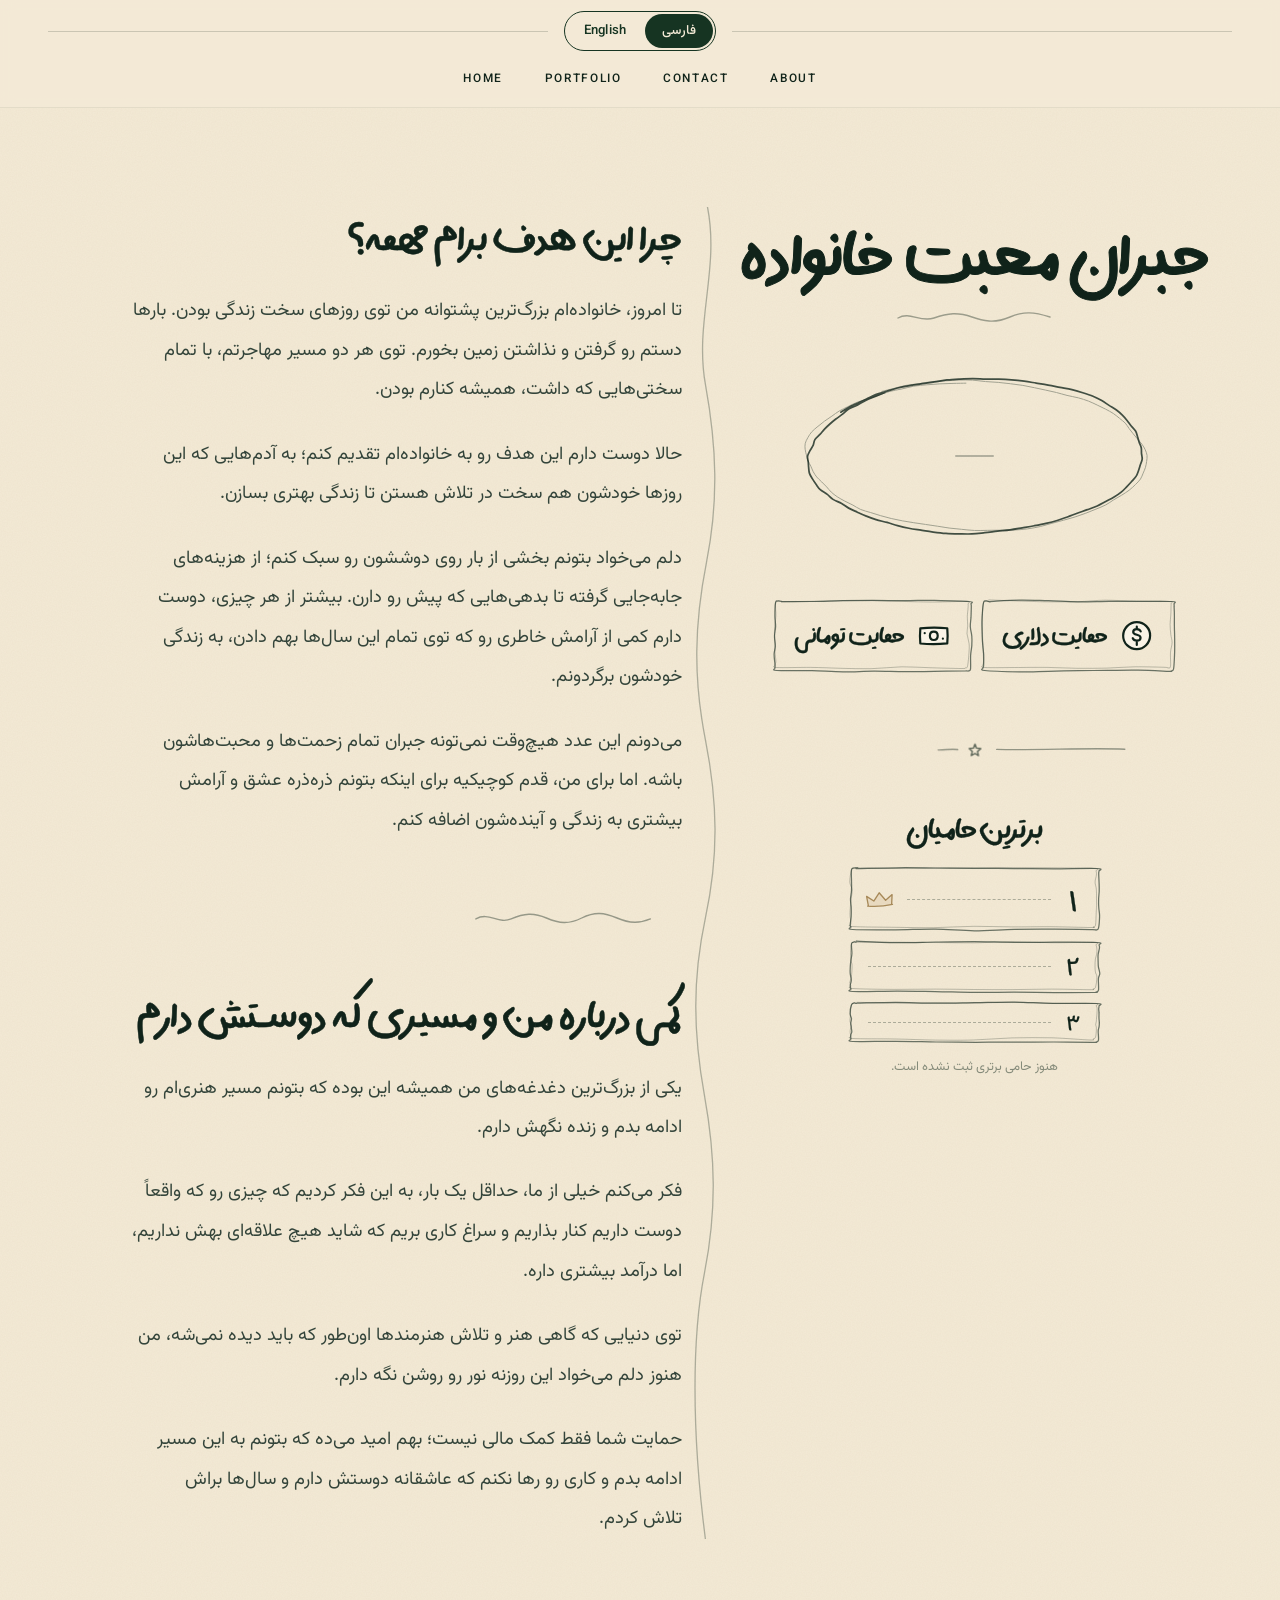
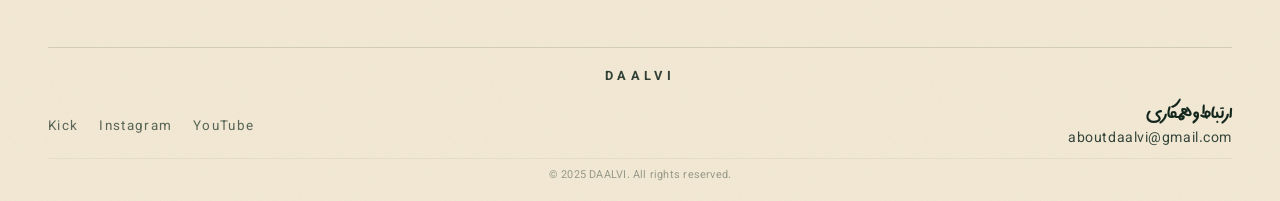
<file: index.html>
<!doctype html>
<html lang="fa" dir="rtl">
<head>
<meta charset="utf-8">
<meta name="viewport" content="width=device-width,initial-scale=1">
<title>جبران محبت خانواده — DAALVI</title>
<meta name="description" content="جبران محبت خانواده">
<meta name="theme-color" content="#f4ead6">
<link rel="canonical" href="https://daalvi.com/donate">
<meta property="og:type" content="website">
<meta property="og:url" content="https://daalvi.com/donate">
<meta property="og:title" content="جبران محبت خانواده — DAALVI">
<meta property="og:locale" content="fa_IR">
<script>(function(){var l='fa',m=/[?&]lang=(en|fa)/.exec(location.search);try{if(m){l=m[1];localStorage.setItem('donateLang',l)}else if(localStorage.getItem('donateLang')==='en')l='en'}catch(e){if(m)l=m[1]}window.DLANG=l;if(l==='en'){var h=document.documentElement;h.lang='en';h.classList.add('en');document.title="For My Family — DAALVI"}})();</script>
<link rel="preload" href="fonts/DigiSarve.ttf" as="font" type="font/ttf" crossorigin>
<link rel="preload" href="fonts/Vazirmatn-Variable.ttf" as="font" type="font/ttf" crossorigin>
<script>(function(){var h=document.documentElement;if(!(window.matchMedia&&matchMedia('(prefers-reduced-motion: reduce)').matches)){h.classList.add('ent-pre');setTimeout(function(){h.classList.remove("ent-pre");},9000);}})();</script>
<link rel="stylesheet" href="donate.css?v=1794300004">
</head>
<body>
<a class="skip" href="#story">پرش به متن</a>

<div class="topstick">
<div class="langbar"><div class="langsw" role="group" aria-label="Language / زبان"><a href="?lang=en" lang="en" id="lgEn">English</a><a href="?lang=fa" lang="fa" id="lgFa">فارسی</a></div></div>
<script>(function(){var e=window.DLANG==='en',a=document.getElementById(e?'lgEn':'lgFa');a.className='on';a.setAttribute('aria-current','true');a.removeAttribute('href')})();</script>

<header class="sitebar" id="siteBar"><nav id="siteNav" aria-label="Site"></nav></header>
</div>

<main class="layout">
  <section class="goalcol" id="goal" aria-labelledby="goalTitle">
    <div class="goalcol__inner">
      <h1 class="goal__title" id="goalTitle"></h1>
      <svg class="goal__rule" viewBox="0 0 160 14" aria-hidden="true" focusable="false"><path pathLength="1" d="M3 8c12-7 22 5 36 0s24-6 38-1 24 6 38 0 24-5 40 0"/></svg>
      <figure class="goal__oval" id="goalOval" role="img" aria-label="">
        <svg viewBox="0 0 420 210" aria-hidden="true" focusable="false">
          <path id="ovalProgress" class="oval__progress" pathLength="100"/>
          <path id="ovalPencilA" class="oval__pencil" pathLength="100"/>
          <path id="ovalPencilB" class="oval__pencil oval__pencil--b" pathLength="100"/>
        </svg>
        <span class="goal__pct" id="goalPct" aria-hidden="true"></span>
      </figure>
      <nav class="support" id="support" aria-label="حمایت"></nav>
      <div class="sep" aria-hidden="true"><svg viewBox="0 0 280 26" focusable="false"><path pathLength="1" d="M278 14c-34-1.6-78 1.2-118 .2" stroke-opacity=".42" stroke-width="1.3"/><path d="M140 9.3l1.35 3.7 4 .5-3 2.6.85 3.9-3.2-2.1-3.5 2 1-3.8-2.9-2.7 4-.4z" stroke-opacity=".7" stroke-width="1.2"/><path pathLength="1" d="M124 14.4c-6-1-12.4.6-18 .3" stroke-opacity=".42" stroke-width="1.3"/></svg></div>
      <section class="supporters" id="supporters" aria-labelledby="supH"></section>
    </div>
  </section>
  <div class="vline" aria-hidden="true"></div>
  <div class="storycol" id="story"></div>
</main>

<footer class="foot" id="foot"></footer>

<noscript><p class="nojs">برای دیدن این صفحه جاوااسکریپت لازم است.</p></noscript>
<script src="content.js?v=1794300004"></script>
<script src="goal-model.js?v=1794300004"></script>
<script src="donate.js?v=1794300004"></script>
<script>/* Inside the daalvi.com embed the frame is as tall as the page, so CSS sticky cannot work. The frame asks the browser how much of it has scrolled above the visible window (works across origins) and moves the header down by that amount. */(function(){try{if(window.top===window.self)return}catch(e){}if(!window.IntersectionObserver)return;var bar=document.querySelector(".topstick"),b=document.body,th=[],i;for(i=0;i<=2000;i++)th.push(i/2000);new IntersectionObserver(function(es){var e=es[es.length-1],r=e.intersectionRect,c=e.boundingClientRect,o=0;if(r.height>0)o=Math.max(0,Math.min(r.top-c.top,c.height-bar.offsetHeight-8));bar.style.transform="translate3d(0,"+o+"px,0)"},{threshold:th}).observe(b)})();</script>
<script>/* admin panel: Ctrl+Shift+E (same shortcut as Nur). The panel code is downloaded only then; visitors never get it. Inside the daalvi.com embed (an iframe) Chrome blocks private-network requests, so there the shortcut opens this same page as a top-level tab with #admin, where the panel opens itself. */(function(){var on=false;function framed(){try{return window.top!==window.self}catch(e){return true}}function load(cb){if(window.DonatePanel){cb();return}if(on)return;on=true;var s=document.createElement("script");s.src="panel.js?v=1";s.onload=cb;s.onerror=function(){on=false};document.head.appendChild(s)}document.addEventListener("keydown",function(e){if(e.ctrlKey&&e.shiftKey&&!e.altKey&&!e.metaKey&&(e.code==="KeyE"||e.key==="E"||e.key==="e")){e.preventDefault();if(framed()){window.open("https://daalx4.github.io/daalvi-donate/#admin","_blank","noopener");return}if(window.DonatePanel){window.DonatePanel.toggle();return}load(function(){window.DonatePanel.open()})}});if(!framed()&&location.hash==="#admin"){try{history.replaceState(null,"",location.pathname+location.search)}catch(e){}load(function(){window.DonatePanel.open()})}})();</script>
</body>
</html>
</file>
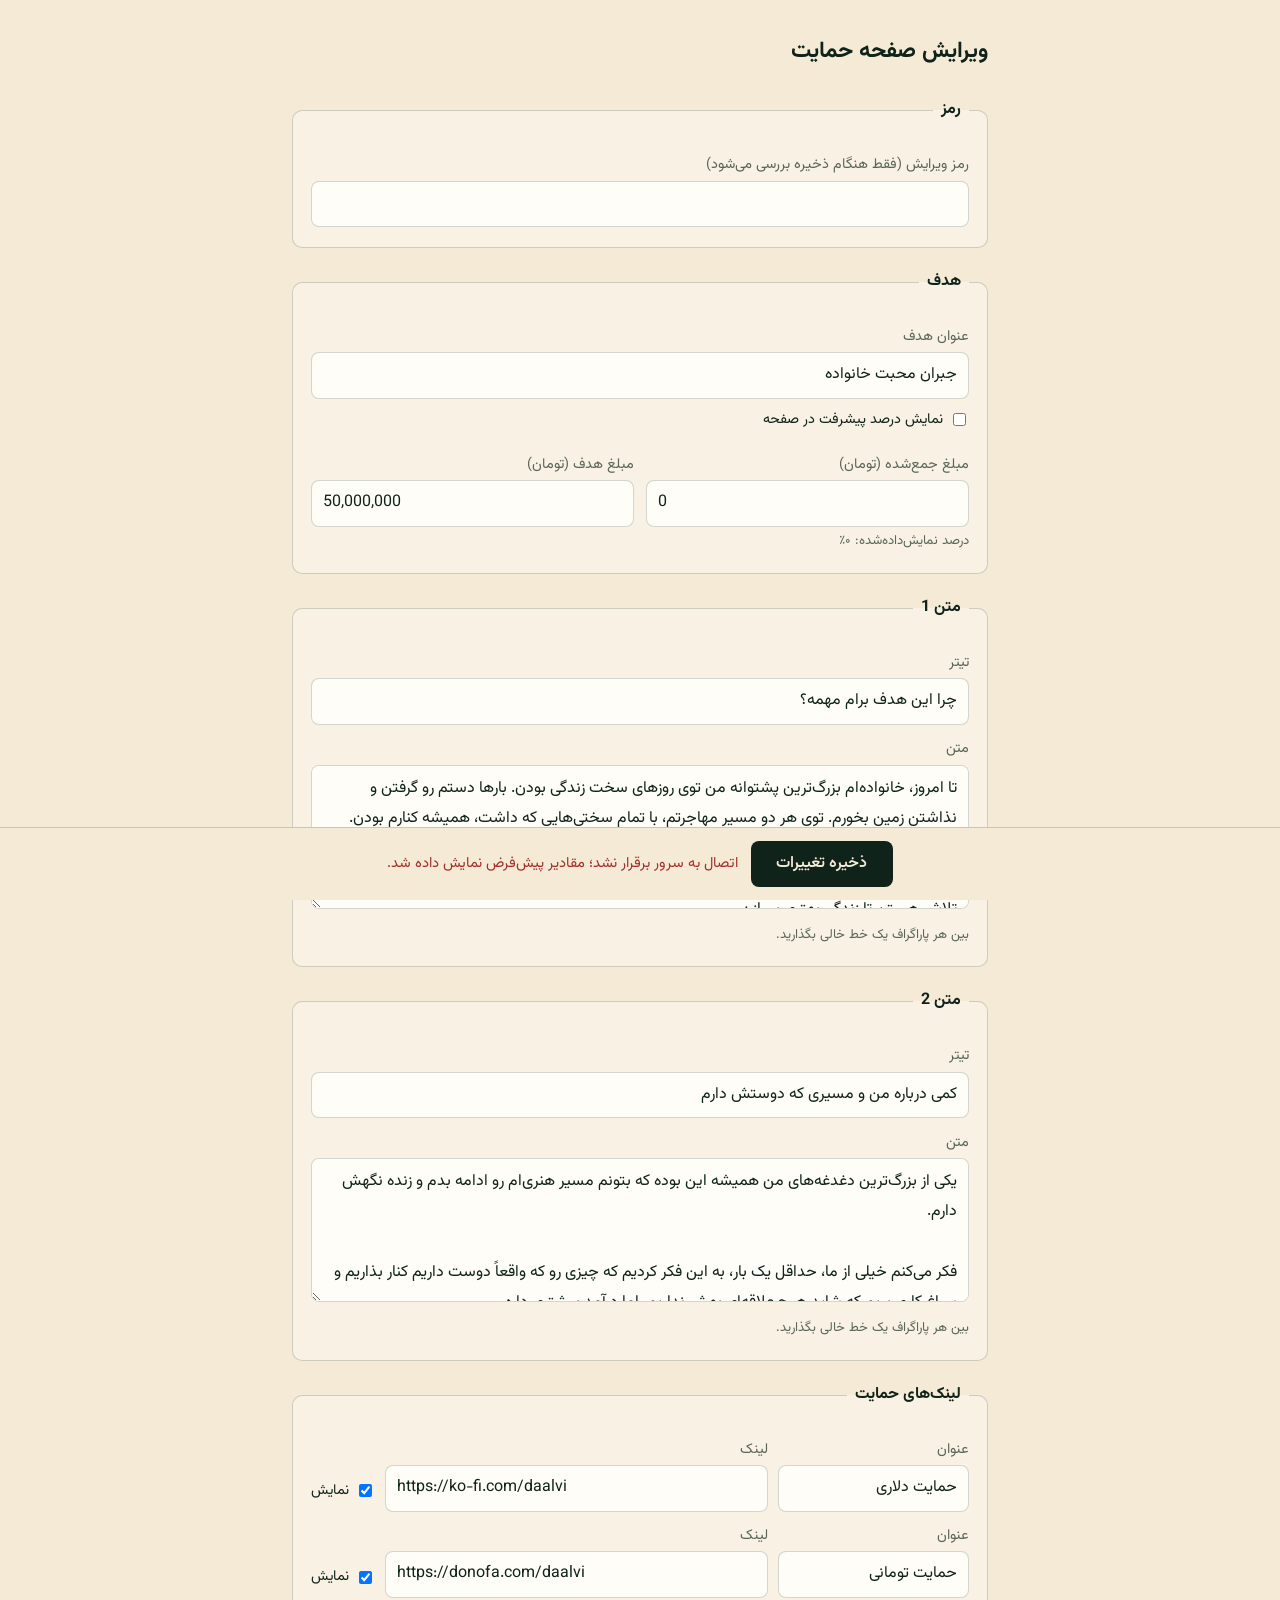
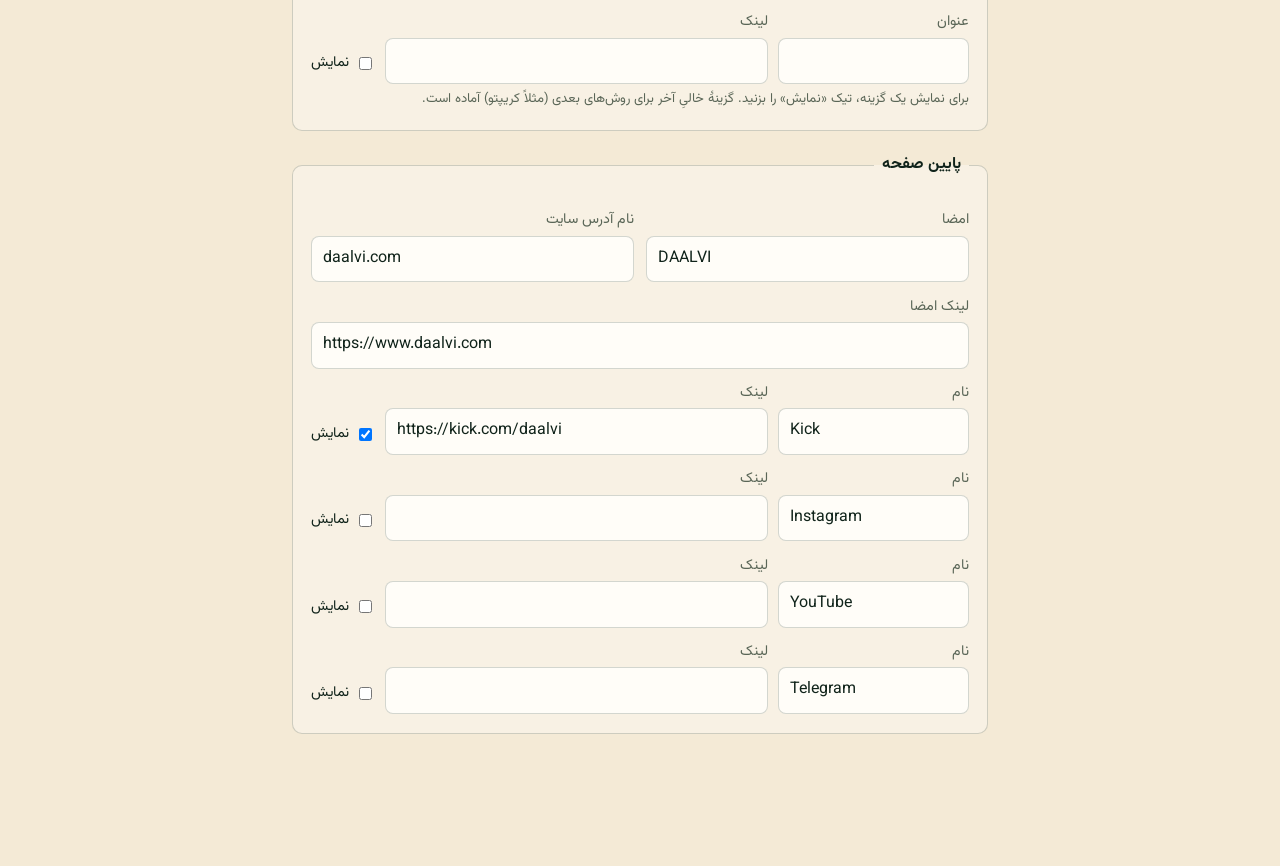
<file: admin.html>
<!doctype html>
<html lang="fa" dir="rtl">
<head>
<meta charset="utf-8">
<meta name="viewport" content="width=device-width,initial-scale=1">
<meta name="robots" content="noindex,nofollow">
<title>ویرایش صفحه حمایت</title>
<style>
@font-face { font-family: 'Vazirmatn'; src: url('fonts/Vazirmatn-Variable.ttf') format('truetype'); font-weight: 100 900; }
:root { --paper:#f4ead6; --ink:#10231a; --mute:#5a6657; --line:rgba(16,35,26,.18); --sage:#86a077; }
* { box-sizing: border-box; }
body { margin:0; background:var(--paper); color:var(--ink); font:400 1rem/1.8 'Vazirmatn',Tahoma,sans-serif; }
main { max-width:46rem; margin:0 auto; padding:1.5rem 1.25rem 7rem; }
h1 { font-size:1.4rem; margin:.5rem 0 1.5rem; }
fieldset { border:1px solid var(--line); border-radius:10px; margin:0 0 1.25rem; padding:1rem 1.1rem 1.2rem; background:rgba(255,255,255,.35); }
legend { padding:0 .5rem; font-weight:700; }
label { display:block; font-size:.9rem; color:var(--mute); margin:.7rem 0 .15rem; }
input[type=text], input[type=url], input[type=number], input[type=password], textarea { width:100%; font:inherit; color:var(--ink); background:#fffdf8; border:1px solid var(--line); border-radius:8px; padding:.5rem .7rem; }
textarea { min-height:9rem; line-height:1.9; resize:vertical; }
input[dir=ltr] { direction:ltr; text-align:left; }
.row { display:grid; grid-template-columns:1fr 1fr; gap:.75rem; } .row3 { display:grid; grid-template-columns:1fr 2fr auto; gap:.6rem; align-items:end; }
.chk { display:flex; align-items:center; gap:.4rem; font-size:.9rem; color:var(--ink); margin:0; padding:.5rem 0; }
.hint { font-size:.82rem; color:var(--mute); margin:.2rem 0 0; }
.bar { position:fixed; inset:auto 0 0 0; background:var(--paper); border-top:1px solid var(--line); padding:.8rem 1.25rem; display:flex; gap:.8rem; align-items:center; justify-content:center; }
button { font:inherit; font-weight:600; background:var(--ink); color:var(--paper); border:0; border-radius:8px; padding:.55rem 1.6rem; cursor:pointer; }
button:disabled { opacity:.5; cursor:wait; }
#msg { min-height:1.6em; font-size:.92rem; } .ok { color:#2c6b3a; } .err { color:#a3302b; }
:focus-visible { outline:2px solid var(--ink); outline-offset:2px; }
@media (max-width:34rem){ .row, .row3 { grid-template-columns:1fr; } }
</style>
</head>
<body>
<main>
  <h1>ویرایش صفحه حمایت</h1>

  <fieldset><legend>رمز</legend>
    <label for="pw">رمز ویرایش (فقط هنگام ذخیره بررسی می‌شود)</label>
    <input id="pw" type="password" autocomplete="current-password" dir="ltr">
  </fieldset>

  <fieldset><legend>هدف</legend>
    <label for="goalTitle">عنوان هدف</label><input id="goalTitle" type="text">
    <label class="chk"><input id="progEnabled" type="checkbox"> نمایش درصد پیشرفت در صفحه</label>
    <div class="row">
      <div><label for="raised">مبلغ جمع‌شده (تومان)</label><input id="raised" type="text" inputmode="numeric" autocomplete="off" data-money dir="ltr"></div>
      <div><label for="target">مبلغ هدف (تومان)</label><input id="target" type="text" inputmode="numeric" autocomplete="off" data-money dir="ltr"></div>
    </div>
    <p class="hint" id="pctHint"></p>
  </fieldset>

  <div id="sections"></div>

  <fieldset><legend>لینک‌های حمایت</legend><div id="donate"></div>
    <p class="hint">برای نمایش یک گزینه، تیک «نمایش» را بزنید. گزینهٔ خالیِ آخر برای روش‌های بعدی (مثلاً کریپتو) آماده است.</p></fieldset>

  <fieldset><legend>پایین صفحه</legend>
    <div class="row">
      <div><label for="sig">امضا</label><input id="sig" type="text" dir="ltr"></div>
      <div><label for="homeLabel">نام آدرس سایت</label><input id="homeLabel" type="text" dir="ltr"></div>
    </div>
    <label for="homeHref">لینک امضا</label><input id="homeHref" type="text" dir="ltr">
    <div id="flinks"></div>
  </fieldset>
</main>

<div class="bar"><button id="save" type="button">ذخیره تغییرات</button><span id="msg" role="status" aria-live="polite"></span></div>

<script src="content.js"></script>
<script>
(function () {
  'use strict';
  var D = window.DONATE_CONTENT, $ = function (i) { return document.getElementById(i); };
  var URL_ = D.remote.url, cur = JSON.parse(JSON.stringify(D));
  function merge(b, o) { if (o == null) return b; if (Array.isArray(b)) return Array.isArray(o) ? o : b; if (b && typeof b === 'object') { var r = {}; Object.keys(b).forEach(function (k) { r[k] = merge(b[k], o[k]); }); return r; } return typeof o === typeof b ? o : b; }
  function msg(t, c) { $('msg').textContent = t; $('msg').className = c || ''; }
  function h(tag, attrs, html) { var e = document.createElement(tag); Object.keys(attrs || {}).forEach(function (k) { e.setAttribute(k, attrs[k]); }); if (html) e.innerHTML = html; return e; }
  function field(label, cls, val, ltr, type) { var w = h('div'); var l = h('label'); l.textContent = label; var i = h('input', { type: type || 'text', 'data-k': cls }); if (ltr) i.setAttribute('dir', 'ltr'); i.value = val || ''; w.appendChild(l); w.appendChild(i); return w; }
  function chk(cls, on, text) { var l = h('label', { 'class': 'chk' }); var i = h('input', { type: 'checkbox', 'data-k': cls }); i.checked = !!on; l.appendChild(i); l.appendChild(document.createTextNode(' ' + text)); return l; }

  // Money inputs are shown with thousands separators (1,100,000) but always read back as a plain integer.
  // Persian/Arabic digits and pasted separators (, ، ٬ spaces) are accepted.
  function num(v) {
    var d = String(v == null ? '' : v)
      .replace(/[۰-۹]/g, function (c) { return String(c.charCodeAt(0) - 0x06F0); })
      .replace(/[٠-٩]/g, function (c) { return String(c.charCodeAt(0) - 0x0660); })
      .replace(/\D/g, '');
    return d ? parseInt(d, 10) : 0;
  }
  function fmt(n) { return String(Math.max(0, Math.round(+n || 0))).replace(/\B(?=(\d{3})+(?!\d))/g, ','); }
  function moneyInput(el) {
    el.addEventListener('input', function () {
      var raw = String(el.value), caret = el.selectionStart == null ? raw.length : el.selectionStart;
      var digitsBeforeCaret = num(raw.slice(0, caret)) === 0 && !/[0-9۰-۹٠-٩]/.test(raw.slice(0, caret)) ? 0 : raw.slice(0, caret).replace(/[^0-9۰-۹٠-٩]/g, '').length;
      var has = /[0-9۰-۹٠-٩]/.test(raw);
      el.value = has ? fmt(num(raw)) : '';
      var pos = 0, seen = 0; while (pos < el.value.length && seen < digitsBeforeCaret) { if (/\d/.test(el.value.charAt(pos))) seen++; pos++; }
      try { el.setSelectionRange(pos, pos); } catch (e) {}
    });
  }
  function pct() { var r = num($('raised').value), t = num($('target').value); $('pctHint').textContent = t > 0 ? 'درصد نمایش‌داده‌شده: ' + (Math.round(r / t * 1000) / 10).toLocaleString('fa-IR') + '٪' : ''; }
  function fill(c) {
    $('goalTitle').value = c.goal.title; $('progEnabled').checked = !!c.progress.enabled; $('raised').value = fmt(c.progress.raised); $('target').value = fmt(c.progress.target); pct();
    var s = $('sections'); s.innerHTML = '';
    c.sections.forEach(function (sec, i) {
      var f = h('fieldset'); f.appendChild(h('legend', {}, 'متن ' + (i + 1)));
      var l1 = h('label', { 'for': 'sh' + i }); l1.textContent = 'تیتر'; var t = h('input', { type: 'text', id: 'sh' + i, 'class': 'sh' }); t.value = sec.heading;
      var l2 = h('label', { 'for': 'sp' + i }); l2.textContent = 'متن'; var a = h('textarea', { id: 'sp' + i, 'class': 'sp' }); a.value = sec.paragraphs.join('\n\n');
      f.appendChild(l1); f.appendChild(t); f.appendChild(l2); f.appendChild(a); f.appendChild(h('p', { 'class': 'hint' }, 'بین هر پاراگراف یک خط خالی بگذارید.')); s.appendChild(f);
    });
    var d = $('donate'); d.innerHTML = '';
    c.donate.forEach(function (x, i) {
      var r = h('div', { 'class': 'row3', 'data-id': x.id, 'data-tone': x.tone, 'data-newtab': x.newTab ? '1' : '' });
      r.appendChild(field('عنوان', 'label', x.label)); r.appendChild(field('لینک', 'href', x.href, true)); r.appendChild(chk('enabled', x.enabled, 'نمایش')); d.appendChild(r);
    });
    var fl = $('flinks'); fl.innerHTML = '';
    c.footer.links.forEach(function (x) { var r = h('div', { 'class': 'row3' }); r.appendChild(field('نام', 'label', x.label, true)); r.appendChild(field('لینک', 'href', x.href, true)); r.appendChild(chk('enabled', x.enabled, 'نمایش')); fl.appendChild(r); });
    $('sig').value = c.footer.signature; $('homeLabel').value = c.footer.home.label; $('homeHref').value = c.footer.home.href;
  }
  function rows(box) { return [].map.call(box.querySelectorAll('.row3'), function (r) { return r; }); }
  function val(r, k) { return r.querySelector('[data-k=' + k + ']'); }
  function collect() {
    return {
      goal: { title: $('goalTitle').value.trim() },
      progress: { enabled: $('progEnabled').checked, mode: 'manual', raised: Math.max(0, num($('raised').value)), target: Math.max(1, num($('target').value) || 1), endpoint: cur.progress.endpoint, refreshSeconds: cur.progress.refreshSeconds },
      sections: [].map.call(document.querySelectorAll('#sections fieldset'), function (f) {
        return { heading: f.querySelector('.sh').value.trim(), paragraphs: f.querySelector('.sp').value.split(/\n\s*\n/).map(function (p) { return p.replace(/\s*\n\s*/g, ' ').trim(); }).filter(Boolean) };
      }),
      donate: rows($('donate')).map(function (r) { return { id: r.dataset.id, label: val(r, 'label').value.trim(), href: val(r, 'href').value.trim(), tone: r.dataset.tone, enabled: val(r, 'enabled').checked, newTab: !!r.dataset.newtab }; }),
      footer: { signature: $('sig').value.trim(), home: { label: $('homeLabel').value.trim(), href: $('homeHref').value.trim() },
        links: rows($('flinks')).map(function (r) { return { label: val(r, 'label').value.trim(), href: val(r, 'href').value.trim(), enabled: val(r, 'enabled').checked }; }) }
    };
  }
  moneyInput($('raised')); moneyInput($('target'));
  $('raised').addEventListener('input', pct); $('target').addEventListener('input', pct);

  fetch(URL_, { cache: 'no-store' }).then(function (r) { return r.json(); }).then(function (j) { cur = merge(D, j && j.config); fill(cur); msg('تنظیمات فعلی بارگذاری شد.', 'ok'); })
    .catch(function () { fill(cur); msg('اتصال به سرور برقرار نشد؛ مقادیر پیش‌فرض نمایش داده شد.', 'err'); });

  $('save').addEventListener('click', function () {
    var pw = $('pw').value; if (!pw) { msg('رمز را وارد کنید.', 'err'); $('pw').focus(); return; }
    var b = $('save'); b.disabled = true; msg('در حال ذخیره…');
    fetch(URL_, { method: 'POST', headers: { 'Content-Type': 'text/plain;charset=UTF-8' }, body: JSON.stringify({ password: pw, config: collect() }) })
      .then(function (r) { return r.json().catch(function () { return {}; }).then(function (j) { return { s: r.status, j: j }; }); })
      .then(function (x) { if (x.s === 200 && x.j.ok) msg('ذخیره شد. صفحه عمومی با بارگذاری بعدی به‌روز می‌شود.', 'ok'); else if (x.s === 401) msg('رمز اشتباه است.', 'err'); else msg(x.j.error || 'خطا در ذخیره.', 'err'); })
      .catch(function () { msg('اتصال برقرار نشد.', 'err'); }).then(function () { b.disabled = false; });
  });
})();
</script>
</body>
</html>
</file>
<file: donate.css>
/* DAALVI /donate — v2: two columns. RTL: the goal sits on the RIGHT (first column), the story on the LEFT. Mobile: goal + links first, then the story. */
@font-face { font-family: 'DigiSarve'; src: url('fonts/DigiSarve.ttf') format('truetype'); font-weight: 400 700; font-display: swap; }
@font-face { font-family: 'Vazirmatn'; src: url('fonts/Vazirmatn-Variable.ttf') format('truetype'); font-weight: 100 900; font-display: swap; }

:root {
  --paper: #f4ead6;
  --ink: #10231a;
  --ink-soft: #33443a;
  --ink-mute: #5a6657;
  --sage: #86a077;
  --kraft: #c8a97c;
  --edge: #163422;
  --f-display: 'DigiSarve', 'Vazirmatn', Tahoma, sans-serif;
  --f-text: 'Vazirmatn', 'Segoe UI', Tahoma, sans-serif;
  --measure: 35rem;
  --gutter: clamp(1.25rem, 5vw, 3rem);
  --grain: url("data:image/svg+xml,%3Csvg xmlns='http://www.w3.org/2000/svg' width='220' height='220'%3E%3Cfilter id='n'%3E%3CfeTurbulence type='fractalNoise' baseFrequency='.8' numOctaves='2' stitchTiles='stitch'/%3E%3CfeColorMatrix values='0 0 0 0 .35 0 0 0 0 .28 0 0 0 0 .15 0 0 0 .07 0'/%3E%3C/filter%3E%3Crect width='100%25' height='100%25' filter='url(%23n)'/%3E%3C/svg%3E");
}

*, *::before, *::after { box-sizing: border-box; }
html { -webkit-text-size-adjust: 100%; }
body {
  margin: 0; min-height: 100vh; color: var(--ink-soft); background-color: var(--paper); background-image: var(--grain);
  font-family: var(--f-text); font-weight: 380; font-size: clamp(1.0625rem, 1rem + .25vw, 1.15rem);
  line-height: 2.15; text-rendering: optimizeLegibility; overflow-x: hidden;
}
.skip { position: absolute; inset-inline-start: 1rem; top: -4rem; background: var(--ink); color: var(--paper); padding: .5rem 1rem; border-radius: .4rem; z-index: 9; }
.skip:focus { top: 1rem; }
:focus-visible { outline: 2px solid var(--edge); outline-offset: 5px; border-radius: 3px; }
a { color: inherit; }

/* ---------- site menu (top) ---------- */
.sitebar { position: sticky; top: 0; z-index: 20; padding: .05rem var(--gutter) 0; background: rgba(244,234,214,.88); -webkit-backdrop-filter: blur(7px); backdrop-filter: blur(7px); border-bottom: 1px solid rgba(16,35,26,.07); }
.sitenav__list { list-style: none; margin: 0 auto; padding: 0; display: flex; flex-wrap: wrap; justify-content: center; gap: .1rem clamp(1.1rem, 4vw, 2.2rem); direction: ltr; }
.sitenav__list a, .foot__links a { text-decoration: none; letter-spacing: .14em; font-size: .74rem; font-weight: 500; text-transform: uppercase; color: var(--ink); display: inline-block; padding: .85rem .2rem; border-bottom: 1px solid transparent; min-height: 44px; }
.sitenav__list a:hover, .sitenav__list a:focus-visible, .foot__links a:hover, .foot__links a:focus-visible { border-bottom-color: currentColor; }

/* ---------- the two columns ---------- */
.layout {
  display: grid; grid-template-columns: minmax(0, 5fr) clamp(1.6rem, 4vw, 3.4rem) minmax(0, 6.4fr);   /* RTL: goal (right) | hand line | story (left) */
  max-width: 78rem; margin: 0 auto; padding: clamp(1.5rem, 5vh, 3.5rem) var(--gutter) clamp(3rem, 8vh, 6rem); align-items: stretch;
}
.goalcol__inner { position: sticky; top: clamp(4.5rem, 9vh, 6rem); padding: clamp(1rem, 6vh, 4rem) 0 2rem; text-align: center; }

/* the one hand-drawn vertical line between the columns */
.vline {
  background: url("data:image/svg+xml,%3Csvg xmlns='http://www.w3.org/2000/svg' viewBox='0 0 10 600' preserveAspectRatio='none'%3E%3Cpath d='M5 0c2.4 28-2.6 52-.4 80s2.6 52 .2 80-2.6 52-.2 80 2.6 52 0 80-2.4 52-.2 80 2.4 52 0 80s-2.6 70 .2 120' fill='none' stroke='%2310231a' stroke-opacity='.3' stroke-width='1.3' stroke-linecap='round' vector-effect='non-scaling-stroke'/%3E%3C/svg%3E") center top / 100% 100% no-repeat;
  margin-block: clamp(2rem, 6vh, 4rem) 0;
}

/* ---------- goal ---------- */
.goal__title {
  margin: 0; font-family: var(--f-display); font-weight: 400; color: var(--ink);
  font-size: clamp(2.7rem, 1.2rem + 3.9vw, 4.9rem); line-height: 1.4; word-spacing: .08em;
  -webkit-text-stroke: .014em currentColor; text-wrap: balance;
}
.goal__rule { display: block; width: clamp(7rem, 14vw, 10rem); height: auto; margin: .35rem auto 0; fill: none; stroke: var(--ink); stroke-opacity: .38; stroke-width: 1.4; stroke-linecap: round; }
.goal__oval { position: relative; margin: clamp(1.6rem, 4vh, 2.6rem) auto 0; width: min(100%, 24rem); aspect-ratio: 2 / 1; display: grid; place-items: center; }
.goal__oval svg { position: absolute; inset: 0; width: 100%; height: 100%; overflow: visible; }
.oval__pencil { fill: none; stroke: var(--ink); stroke-width: 1.7; stroke-linecap: round; stroke-linejoin: round; opacity: .78; vector-effect: non-scaling-stroke; }
.oval__pencil--b { stroke-width: 1; opacity: .35; }
.oval__progress { fill: none; stroke: var(--sage); stroke-width: 9; stroke-linecap: round; opacity: 0; transition: stroke-dasharray 1.6s cubic-bezier(.22,.7,.2,1), opacity .6s; vector-effect: non-scaling-stroke; }
.goal__pct { position: relative; font-family: var(--f-display); color: var(--ink); direction: rtl; line-height: 1; font-size: clamp(3.8rem, 2rem + 4.6vw, 6.4rem); -webkit-text-stroke: .03em currentColor; padding-top: .08em; }
.goal__sign { font-size: .62em; margin-inline-start: .08em; -webkit-text-stroke-width: .02em; }
.goal__oval.is-empty::after { content: ''; position: absolute; inset: 0; margin: auto; height: 2px; width: 2.4rem; border-radius: 2px; background: var(--ink); opacity: .28; }

/* ---------- donation links: two elongated, softly hand-drawn rectangles; cream at rest, a muted green tint and a small lift on hover ---------- */
.support { margin-top: clamp(2rem, 5.5vh, 3.2rem); }
.support__list { list-style: none; margin: 0 auto; padding: 0; display: flex; flex-wrap: wrap; justify-content: center; gap: .8rem; }
.support__link {
  position: relative; display: flex; align-items: center; gap: .7rem; text-decoration: none; color: var(--ink); border-radius: 6px;
  font-family: var(--f-display); font-size: clamp(1.3rem, 1rem + .7vw, 1.5rem); line-height: 1.4; padding: 1rem 1.15rem; min-height: 48px;
  -webkit-text-stroke: .012em currentColor; background: transparent;
  transition: transform .4s cubic-bezier(.3,.7,.3,1), background-color .4s ease, box-shadow .4s ease;
}
.support__link:hover, .support__link:focus-visible { transform: translateY(-3px); background-color: color-mix(in srgb, var(--sage) 26%, transparent); box-shadow: 0 12px 20px -16px rgba(16,35,26,.55); }
.support__icon { display: grid; place-items: center; width: 2.35rem; height: 2.35rem; flex: none; transition: transform .45s cubic-bezier(.3,.7,.3,1); }
.support__icon svg { width: 100%; height: 100%; fill: none; stroke: currentColor; stroke-width: 1.4; stroke-linecap: round; stroke-linejoin: round; -webkit-text-stroke: 0; }
.support__icon svg path:first-child { fill: rgba(255,252,244,.62); }
.support__link:hover .support__icon, .support__link:focus-visible .support__icon { transform: rotate(-7deg); }
svg.hd { position: absolute; inset: 0; overflow: visible; pointer-events: none; }
svg.hd path { fill: none; stroke: var(--ink); stroke-linecap: round; stroke-linejoin: round; stroke-width: 1.25; stroke-opacity: .6; transition: stroke-opacity .35s; }
svg.hd path.b { stroke-width: .9; stroke-opacity: .28; }
.support__link:hover svg.hd path.a, .support__link:focus-visible svg.hd path.a { stroke-opacity: .85; }

/* ---------- top supporters: empty state, small outlined slots stacked vertically ---------- */
.sep { display: block; width: min(100%, 19rem); margin: clamp(3.2rem, 7vh, 4rem) auto clamp(2.2rem, 5vh, 2.8rem); pointer-events: none; }
.sep svg { display: block; width: 100%; height: auto; overflow: visible; fill: none; stroke: var(--ink); stroke-linecap: round; stroke-linejoin: round; }
.supporters { margin-top: 0; text-align: center; }
.sup__h { margin: 0 0 1rem; font-family: var(--f-display); font-weight: 400; color: var(--ink); font-size: clamp(1.55rem, 1.1rem + 1vw, 2rem); line-height: 1.5; -webkit-text-stroke: .012em currentColor; }
.slots { list-style: none; margin: 0 auto; padding: 0; display: grid; gap: .7rem; width: min(100%, 15.5rem); }
.slot { position: relative; display: flex; align-items: center; gap: .85rem; padding: 0 1.1rem; border-radius: 6px; background: transparent; }
.slot:nth-child(1) { height: 3.9rem; } .slot:nth-child(2) { height: 3.1rem; } .slot:nth-child(3) { height: 2.45rem; }
.slot__n { font-family: var(--f-display); color: var(--ink); -webkit-text-stroke: .01em currentColor; min-width: 1rem; text-align: center; line-height: 1; }
.slot:nth-child(1) .slot__n { font-size: 1.7rem; } .slot:nth-child(2) .slot__n { font-size: 1.4rem; } .slot:nth-child(3) .slot__n { font-size: 1.2rem; }
.slot__line { flex: 1; border-top: 1px dashed rgba(16,35,26,.3); }
.slot__crown { position: absolute; inset-inline-end: .85rem; top: 50%; width: 1.95rem; height: auto; transform: translateY(-50%) rotate(-4deg); fill: rgba(200,169,124,.22); stroke: #9a7a45; stroke-opacity: .85; stroke-width: 1.7; stroke-linecap: round; stroke-linejoin: round; }
.slot:first-child .slot__line { margin-inline-end: 2.4rem; }
.sup__note { margin: .9rem auto 0; max-width: 21rem; font-size: .8rem; line-height: 1.8; color: var(--ink-mute); opacity: .72; }

/* ---------- story column ---------- */
.storycol { padding-top: clamp(1rem, 6vh, 4rem); }
.sec { position: relative; padding: 0 0 clamp(3rem, 8vh, 5rem); }
.sec + .sec { padding-top: clamp(3rem, 8vh, 5rem); }
.sec + .sec::before {     /* the pause between the two parts */
  content: ''; position: absolute; top: 0; inset-inline: 0; height: 12px; width: min(13rem, 50%);
  background: url("data:image/svg+xml,%3Csvg xmlns='http://www.w3.org/2000/svg' viewBox='0 0 224 12'%3E%3Cpath d='M2 7c14-8 24 6 38 0s24-7 38-1 24 7 38 0 24-6 38 0 24 6 36 1' fill='none' stroke='%2310231a' stroke-opacity='.4' stroke-width='1.5' stroke-linecap='round'/%3E%3C/svg%3E") center/100% 100% no-repeat;
}
.sec:last-child { padding-bottom: 0; }
.sec__h { margin: 0 0 1.3rem; font-family: var(--f-display); font-weight: 400; color: var(--ink); font-size: clamp(1.8rem, 1.2rem + 1.7vw, 2.55rem); line-height: 1.55; word-spacing: .06em; -webkit-text-stroke: .012em currentColor; text-wrap: balance; }
.sec__body { max-width: var(--measure); }
.sec__body p { margin: 0 0 1.35em; text-wrap: pretty; hanging-punctuation: first; }
.sec__body p:last-child { margin-bottom: 0; }

/* ---------- footer (F4): brand on top, two columns, a tiny copyright line below ---------- */
.foot { max-width: 78rem; margin: clamp(1.2rem, 4vh, 2.4rem) auto 0; width: calc(100% - 2 * var(--gutter)); border-top: 1px solid rgba(16,35,26,.14); padding: .55rem 0 1.05rem;
  display: grid; grid-template-columns: 1fr 1fr; row-gap: .1rem; align-items: center; }
.foot__brand { grid-column: 1 / -1; text-align: center; margin-bottom: .1rem; }
.foot__sig { font-weight: 700; font-size: .8rem; letter-spacing: .34em; color: var(--ink); opacity: .85; text-decoration: none; display: inline-block; padding: .25rem .2rem; border-bottom: 1px solid transparent; direction: ltr; transition: opacity .3s, border-color .3s; }
.foot__sig:hover, .foot__sig:focus-visible { opacity: 1; border-bottom-color: currentColor; }
.foot__col { display: flex; flex-direction: column; gap: .05rem; min-width: 0; }
.foot__reach { align-items: flex-start; }                 /* RTL: sits on the right, under the goal column */
.foot__meta { align-items: flex-start; text-align: left; direction: ltr; }
.foot__h { font-family: var(--f-display); font-size: 1.12rem; line-height: 1.5; color: var(--ink); text-decoration: none; -webkit-text-stroke: .01em currentColor; }
.foot__mail { font-size: .88rem; line-height: 1.6; letter-spacing: .04em; color: var(--ink-soft); text-decoration: none; direction: ltr; border-bottom: 1px solid transparent; align-self: flex-start; transition: color .3s, border-color .3s; }
.foot__h:hover, .foot__h:focus-visible { text-decoration: underline; text-underline-offset: 4px; text-decoration-thickness: 1px; }
.foot__mail:hover, .foot__mail:focus-visible { color: var(--ink); border-bottom-color: currentColor; }
.foot__links { list-style: none; margin: 0; padding: 0; display: flex; gap: 0 1.3rem; }
.foot__links a { display: inline-block; padding: .15rem 0; min-height: 0; color: var(--ink-mute); letter-spacing: .1em; text-transform: none; font-size: .84rem; font-weight: 400; text-decoration: none; border-bottom: 1px solid transparent; }
.foot__links a:hover, .foot__links a:focus-visible { color: var(--ink); border-bottom-color: currentColor; }
.foot__legal { grid-column: 1 / -1; margin: .35rem 0 0; padding-top: .45rem; border-top: 1px solid rgba(16,35,26,.08); text-align: center; font-size: .68rem; line-height: 1.6; letter-spacing: .02em; color: var(--ink-mute); opacity: .62; direction: ltr; }
@media (max-width: 40rem) {        /* mobile: stacked and centred */
  .foot { grid-template-columns: 1fr; row-gap: .45rem; text-align: center; }
  .foot__reach, .foot__meta { align-items: center; text-align: center; }
  .foot__mail { align-self: center; }
}
.nojs { text-align: center; padding: 2rem; }

/* ---------- mobile / narrow: goal and links first, then the stories ---------- */
@media (max-width: 60rem) {
  .layout { grid-template-columns: minmax(0, 1fr); padding-top: .5rem; }
  .goalcol__inner { position: static; padding: clamp(1.5rem, 5vh, 3rem) 0 0; }
  .vline { height: 14px; margin: clamp(2.5rem, 7vh, 4rem) auto 0; width: min(14rem, 55%);
    background: url("data:image/svg+xml,%3Csvg xmlns='http://www.w3.org/2000/svg' viewBox='0 0 224 12'%3E%3Cpath d='M2 7c14-8 24 6 38 0s24-7 38-1 24 7 38 0 24-6 38 0 24 6 36 1' fill='none' stroke='%2310231a' stroke-opacity='.4' stroke-width='1.5' stroke-linecap='round'/%3E%3C/svg%3E") center/100% 100% no-repeat; }
  .storycol { padding-top: clamp(2.5rem, 7vh, 4rem); }
  .sec__body { max-width: none; }
}
@media (prefers-reduced-motion: reduce) {
  *, *::before, *::after { transition: none !important; animation: none !important; }
}
@media (forced-colors: active) { .support__link::after { background: LinkText; opacity: 1; } }
@media (max-width: 26rem) { .sitenav__list { gap: .1rem .85rem; } .sitenav__list a { font-size: .78rem; letter-spacing: .1em; padding-inline: .1rem; } }

/* ---------- entrance (E5): short, calm, opacity/transform only (no layout shift) ---------- */
@keyframes eFade { from { opacity: 0; } to { opacity: 1; } }
@keyframes eDraw { from { stroke-dashoffset: 1; } to { stroke-dashoffset: 0; } }
@keyframes ePop { from { opacity: 0; transform: scale(.5) rotate(-20deg); } to { opacity: 1; transform: none; } }
@keyframes eIcon { from { opacity: 0; transform: translateY(9px) scale(.78); } to { opacity: 1; transform: none; } }
html.ent-pre .goal__title, html.ent-pre .goal__oval, html.ent-pre .support__list li, html.ent-pre .supporters, html.ent-pre .sec__h, html.ent-pre .sec__body p, html.ent-pre .sitenav__list, html.ent-pre .foot { opacity: 0; }
html.ent-pre .goal__rule path, html.ent-pre .sep path:not(:nth-child(2)) { stroke-dasharray: 1; stroke-dashoffset: 1; }
html.ent-pre .sep path:nth-child(2) { opacity: 0; transform: scale(.5); transform-box: fill-box; transform-origin: center; }
html.ent-pre .support__icon { opacity: 0; }
html:not(.ready) .vline, html:not(.ready) .sec + .sec::before { opacity: 0; }
html.ent-go .goal__title, html.ent-go .goal__oval, html.ent-go .support__list li, html.ent-go .supporters, html.ent-go .sec__h, html.ent-go .sec__body p, html.ent-go .sitenav__list, html.ent-go .foot { animation: eFade .55s ease var(--d, 0ms) both; }
html.ent-go .goal__rule path { stroke-dasharray: 1; animation: eDraw .9s cubic-bezier(.22,.7,.2,1) .25s both; }
html.ent-go .sep path:not(:nth-child(2)) { stroke-dasharray: 1; animation: eDraw .8s cubic-bezier(.22,.7,.2,1) calc(var(--d, 0ms) + 100ms) both; }
html.ent-go .sep path:nth-child(2) { transform-box: fill-box; transform-origin: center; animation: ePop .5s cubic-bezier(.3,1.4,.5,1) calc(var(--d, 0ms) + 550ms) both; }
html.ent-go .vline { animation: eFade .6s ease .15s both; }
html.ent-go .sec + .sec::before { animation: eFade .6s ease .3s both; }
/* icons: a gentle rise with a small scale-up, slightly after their button; 'backwards' fill so the hover animation keeps working afterwards */
html.ent-go .support__icon { animation: eIcon .7s cubic-bezier(.22,.7,.2,1) calc(var(--d, 0ms) + 160ms) backwards; }
@media (prefers-reduced-motion: reduce) {
  html.ent-pre .goal__title, html.ent-pre .goal__oval, html.ent-pre .support__list li, html.ent-pre .supporters, html.ent-pre .sec__h, html.ent-pre .sec__body p, html.ent-pre .sitenav__list, html.ent-pre .foot, html.ent-pre .support__icon { opacity: 1; }
  html.ent-go * { animation: none !important; }
}

/* language switch (English | فارسی) */
.langbar { display: flex; align-items: center; gap: 1rem; padding: .7rem var(--gutter) .1rem; direction: ltr; }
.langbar::before, .langbar::after { content: ""; flex: 1; height: 1px; background: rgba(16,35,26,.18); }
.langsw { display: inline-flex; align-items: center; border: 1.5px solid var(--edge); border-radius: 99px; padding: 2px; gap: 2px; }
.langsw a { font: 500 .82rem/1 'Vazirmatn', sans-serif; color: var(--edge); padding: .6rem 1.05rem; min-height: 34px; box-sizing: border-box; display: inline-flex; align-items: center; border-radius: 99px; text-decoration: none; letter-spacing: .02em; }
.langsw a.on { background: var(--edge); color: var(--paper); }
.langsw a:not(.on):hover, .langsw a:focus-visible { background: rgba(22,52,34,.1); outline: none; }
html.en { --f-display: Georgia, 'Times New Roman', serif; }
html.en .goalcol, html.en .storycol { direction: ltr; }
html.en .goal__title, html.en .sec__h, html.en .goal__pct, html.en .slot__n, html.en .sup__h { letter-spacing: 0; word-spacing: 0; font-variant-numeric: lining-nums; }
html.en .goal__title { line-height: 1.2; }
html.en .sec__body p { line-height: 1.8; }
.topstick { position: sticky; top: 0; z-index: 20; background: rgba(244,234,214,.92); -webkit-backdrop-filter: blur(7px); backdrop-filter: blur(7px); }
.topstick .sitebar { position: static; background: none; -webkit-backdrop-filter: none; backdrop-filter: none; }
.goalcol__inner { top: clamp(6.5rem, 11vh, 8rem); }
</file>
